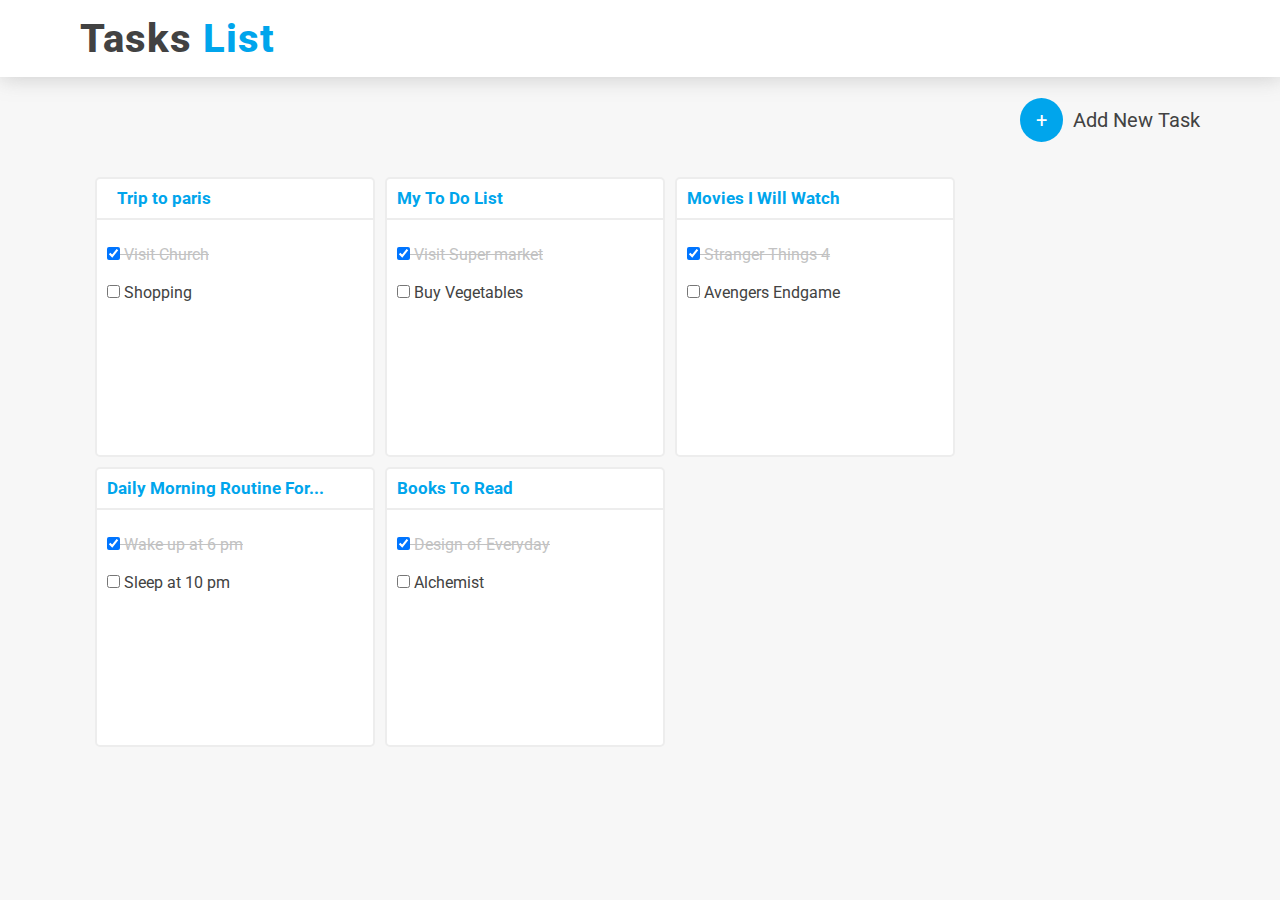
<file: index.html>
<!DOCTYPE html>
<html lang="en">

<head>
    <meta charset="UTF-8">
    <meta http-equiv="X-UA-Compatible" content="IE=edge">
    <meta name="viewport" content="width=device-width, initial-scale=1.0">
    <title>Todo App UI Web</title>
    <link rel="stylesheet" href="style.css">
</head>

<body>
    <nav class="navbar" id="$navbar">
        <a href="./index.html" class="logo">Tasks <span class="list"> List</span></a>
    </nav>

    <div class="mainContainer">
        <div class="newtask" id="$newtask">
            <a href="./index2.html" class="plusSign" target="_self">+</a>
            <a href="./index2.html" class="addNewtask" target="_self">Add New Task</a>
        </div>
        <div class="cardContainer">
            <div class="cards">
                <h5> <a href="./index3.html">Trip to paris</a></h5>
                <form action="#">
                    <div class="checks">
                        <span class="del"> <input type="checkbox" id="church" name="church" checked> Visit Church</span> <br> <br> 
                        <input type="checkbox" id="shopping" name="shopping"> Shopping
                    </div>
                </form>
            </div>
            <div class="cards">
                <h5>My To Do List</h5>
                <form action="#">
                    <div class="checks">
                        <span class="del"> <input type="checkbox" id="church" name="church" checked> Visit Super market</span> <br> <br> 
                        <input type="checkbox" id="shopping" name="shopping"> Buy Vegetables
                    </div>
                </form>
            </div>
            <div class="cards">
                <h5>Movies I Will Watch</h5>
                <form action="#">
                    <div class="checks">
                        <span class="del"> <input type="checkbox" id="church" name="church" checked> Stranger Things 4</span> <br> <br> 
                        <input type="checkbox" id="shopping" name="shopping"> Avengers Endgame
                    </div>
                </form>
            </div>
            
            <div class="cards">
                <h5>Daily Morning Routine For...</h5>
                <form action="#">
                    <div class="checks">
                        <span class="del"> <input type="checkbox" id="church" name="church" checked> Wake up at 6 pm</span> <br> <br> 
                        <input type="checkbox" id="shopping" name="shopping"> Sleep at 10 pm
                    </div>
                </form>
            </div>
            <div class="cards">
                <h5>Books To Read</h5>
                <form action="#">
                    <div class="checks">
                        <span class="del"> <input type="checkbox" id="church" name="church" checked> Design of Everyday</span> <br> <br> 
                        <input type="checkbox" id="shopping" name="shopping"> Alchemist
                    </div>
                </form>
            </div>
        </div>
    </div>

</body>

</html>
</file>
<file: style.css>
@import url('https://fonts.googleapis.com/css2?family=Dosis:wght@300&family=Instrument+Serif&family=Montserrat&family=Poltawski+Nowy:wght@500;600&family=Poppins:ital,wght@0,400;0,700;1,400&family=Raleway:wght@300;400&family=Roboto+Mono:wght@300&family=Roboto+Slab:wght@100;200;500;600;700&family=Roboto:wght@300;400&family=Sono:wght@500&family=Tilt+Neon&family=Ysabeau:wght@300&display=swap');


/* page-1 */
* {
    margin: 0px auto;
    padding: 0px;
    box-sizing: border-box;
    text-decoration: none;
    /* border: 1px solid; */
}

:root {
    --black: rgba(66, 66, 66, 1);
    --skyblue: rgba(0, 165, 236, 1);
    --white: rgba(255, 255, 255, 1);
    --border: rgba(237, 237, 237, 1);
    --grey: rgba(194, 194, 194, 1);
    --background: rgba(247, 247, 247, 1);
}

body {
    background: var(--background);
    cursor: pointer;
    font-family: 'Roboto', sans-serif;
}

.navbar {
    padding: 15px 80px;
    background: var(--white);
    box-shadow: 1px 1px 20px rgba(128, 128, 128, 0.366);
    font-weight: 800;
    letter-spacing: 1px;
}

.logo {
    font-size: 40px;
    text-decoration: none;
    color: var(--black);
}

.list {
    color: var(--skyblue);
}

.mainContainer {
    padding: 25px 80px;
    font-size: 20px;
}

.newtask {
    text-align: right;
    color: var(--black);
    margin: 6px 0px;
}

.plusSign {
    border-radius: 50%;
    padding: 10px 16px;
    color: var(--white);
    background: var(--skyblue);
}

.addNewtask {
    color: var(--black);
    padding-left: 5px;
}

.addNewtask:hover {
    color: var(--skyblue);
    transition: ease 0.2s;
    text-decoration: underline  var(--skyblue);
}

h5 {
    color: var(--skyblue);
    padding: 10px 10px;
    border-bottom: 2px solid var(--border);
}

h5 a{
    color: var(--skyblue);
    padding: 10px 10px;
    border-bottom: 2px solid var(--border);
}

.cardContainer {
    width: 100%;
    margin: 30px auto;
    padding: 10px;
    display: flex;
    flex-wrap: wrap;
    justify-content: flex-start;
}

.cards {
    border-radius: 5px;
    width: 280px;
    height: 280px;
    background: white;
    border: 2px solid var(--border);
    margin: 5px;
}

.cards:hover {
    box-shadow: 0px 5px 10px rgba(128, 128, 128, 0.371);
    transition: ease 0.2s;
    translate: 0px -10px;
}

.del {
    text-decoration: line-through;
    color: var(--grey);
}

.checks {
    font-size: 16px;
    padding: 30px 0px;
    color: var(--black);
    padding: 25px 10px;
}

/* page-2 */

.page2 {
    width: 100vw;
    height: 800px;
    position: absolute;
    background: rgba(79, 79, 79, 0.25);
    backdrop-filter: blur(4px);
    top: 0%;
    left: 0%;
}


.popup1 {
    background: rgb(255, 255, 255);
    width: 400px;
    height: 200px;
    margin-top: 15%;
    text-align: center;
    padding: 5px 10px;
}

.addnewtask-heading {
    float: left;
    border-bottom: 2px solid var(--skyblue);
    color: var(--black);
}

.addnewtask-heading:hover {
    letter-spacing: 2px;
    transition: 0.3s ease-out;
}

.cross {
    float: right;
    font-size: 32px;
    line-height: 50px;
    color: var(--black);
    padding: 0px 5px;
    animation-name: rotate;
    animation-iteration-count: infinite;
    animation-duration: 3s;
    animation-timing-function: ease-in-out;
}

@keyframes rotate {
    from {
        transform: rotate(0deg);
    }

    to {
        transform: rotate(360deg);
    }
}

.cross:hover {
    color: red;
}

.addnewtask-heading {
    font-size: 18px;
    font-weight: 500;
    padding: 15px 10px;
}

.c_input {
    outline: none;
    border: 1px solid var(--border);
    background: white;
    width: 100%;
    margin: 20px 0px;
    padding: 12px 20px;
}

.addTaskbtn {
    float: right;
    padding: 8px 30px;
    background: var(--skyblue);
    color: white;
    border: 2px solid var(--skyblue);
    border-radius: 5px;
    margin: 10px 0px;
}

.addTaskbtn:hover {
    background: var(--white);
    border: 1px solid var(--skyblue);
    color: var(--skyblue);
    transition: ease 0.2s;
    padding: 10px 32px;
}

/* Page-3 */

.page3container{
    width: 100%;
    height: 100%;
    padding: 20px;
}

.page3Options{
    width: 400px;
    margin-bottom: 30px; 
    padding: 20px 0px;
}

.back{
    color: var(--black);
    font-size: 18px;
    float: left;
}

.page3-h5{
    text-align: center;
    font-size: 20px;
}

.page3-cards{
    width: 400px;   
    height: 280px;
    font-size: 20px;
    border-radius: 10px;
    box-shadow: 2px 3px 10px rgba(128, 128, 128, 0.296);
}

.page3-cards:hover{
    translate: none;
}

/* page-4 */

.page4{
    height: 600px;
}
</file>
